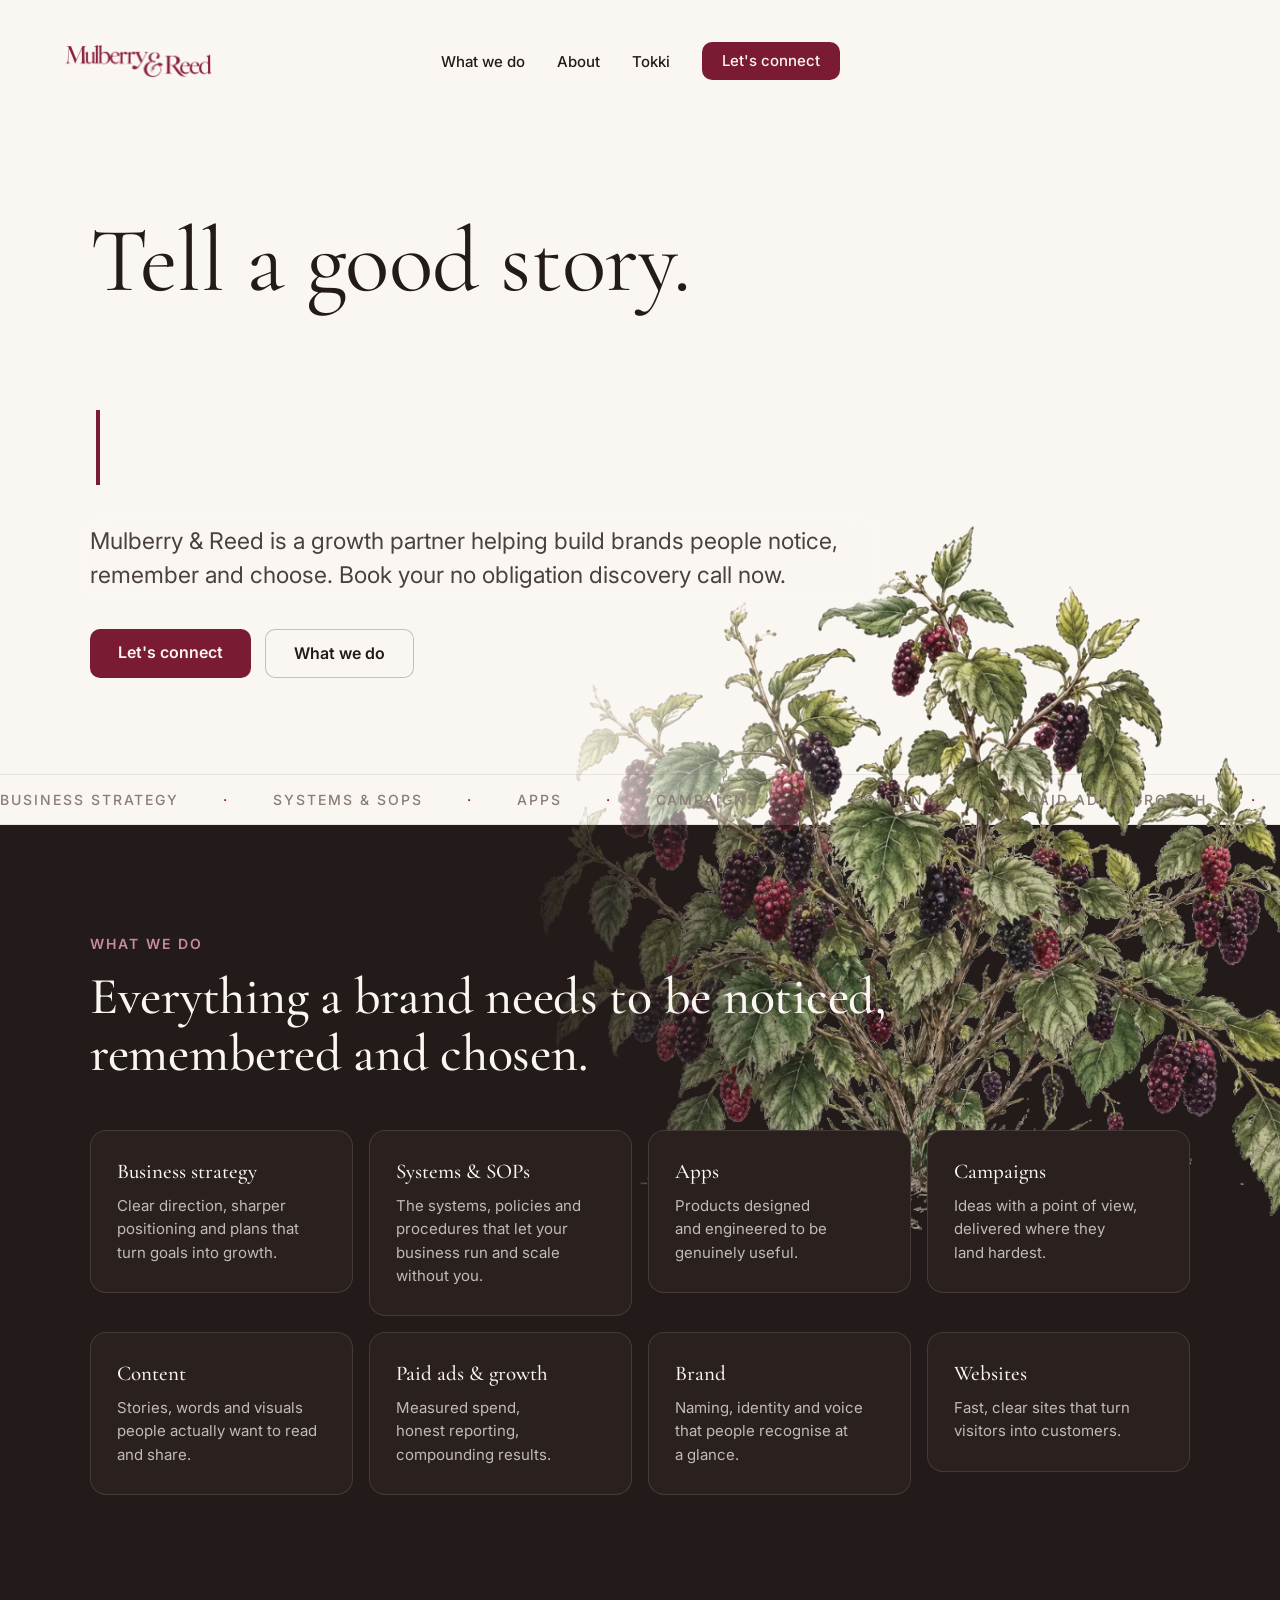
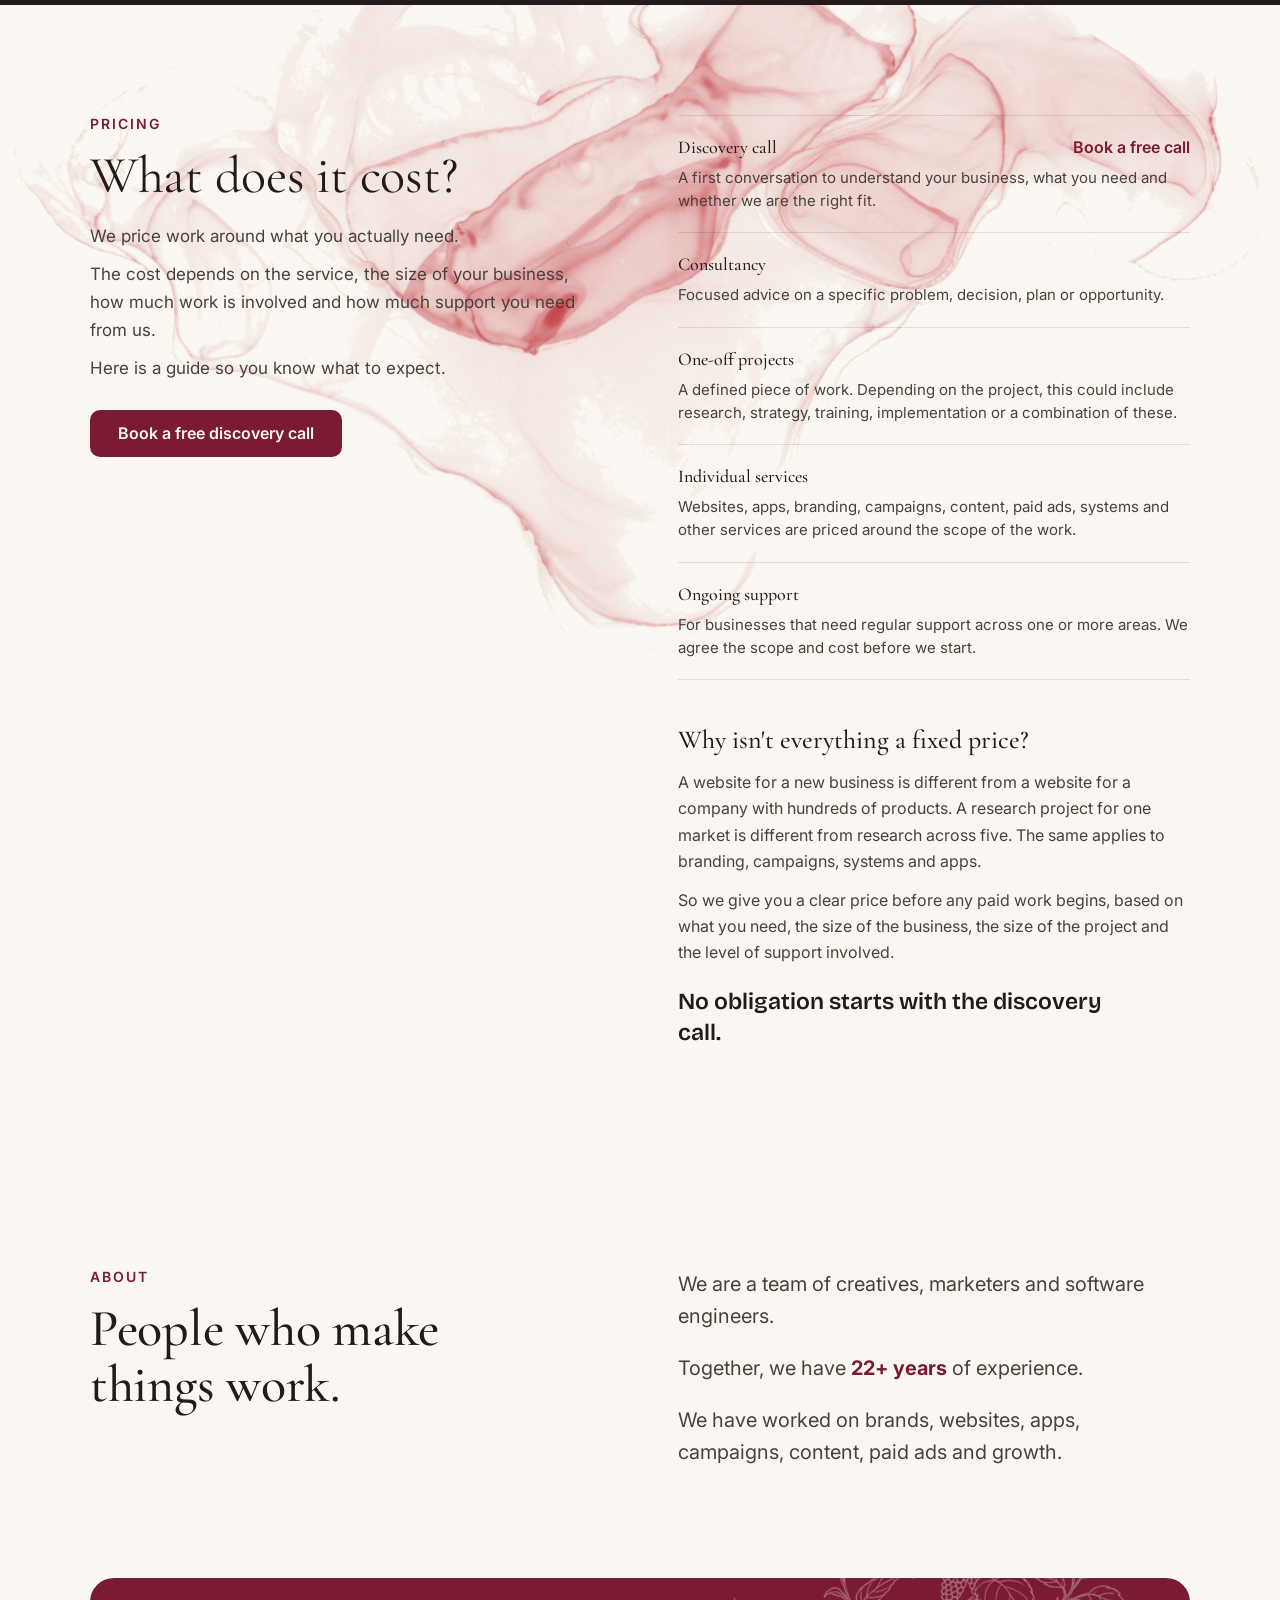
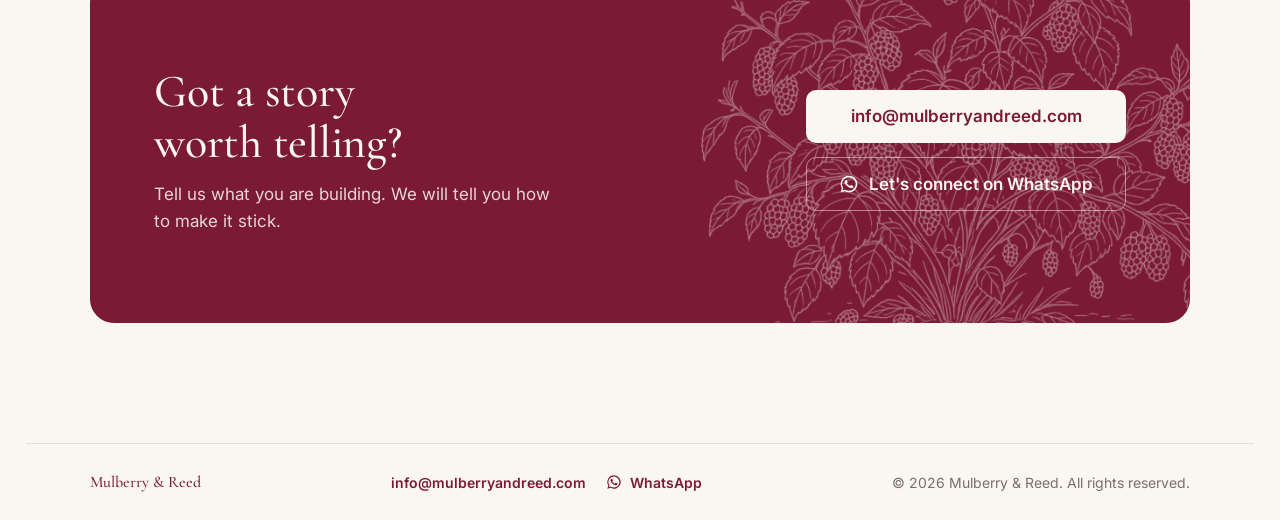
<file: index.html>
<!doctype html>
<html lang="en">
<head>
<meta charset="utf-8"><meta name="viewport" content="width=device-width, initial-scale=1">
<link rel="icon" href="data:image/svg+xml,%3Csvg xmlns=%22http://www.w3.org/2000/svg%22 viewBox=%220 0 100 100%22%3E%3Crect width=%22100%22 height=%22100%22 fill=%22%23FAF7F2%22/%3E%3Ctext x=%2250%22 y=%2262%22 text-anchor=%22middle%22 font-family=%22Georgia,serif%22 font-size=%2234%22 fill=%22%237B1B33%22%3EM%26amp;R%3C/text%3E%3C/svg%3E">
<link rel="preconnect" href="https://fonts.googleapis.com"><link rel="preconnect" href="https://fonts.gstatic.com" crossorigin>
<link rel="stylesheet" href="https://fonts.googleapis.com/css2?family=Cormorant+Garamond:ital,wght@0,400;0,500;1,400&family=Inter:wght@400;500;600&family=Bricolage+Grotesque:wght@600&display=swap">
<title>Mulberry &amp; Reed</title>
<meta name="description" content="Mulberry &amp; Reed is a growth partner helping build brands people notice, remember and choose.">
  <script type="module" crossorigin src="./assets/index-ZfLb4I9n.js"></script>
  <link rel="modulepreload" crossorigin href="./assets/Chrome-De2WkvJo.js">
  <link rel="stylesheet" crossorigin href="./assets/Chrome-DzkN-UC_.css">
  <link rel="stylesheet" crossorigin href="./assets/index-BTuDqPF8.css">
</head>
<body><div id="root"></div></body>
</html>
</file>
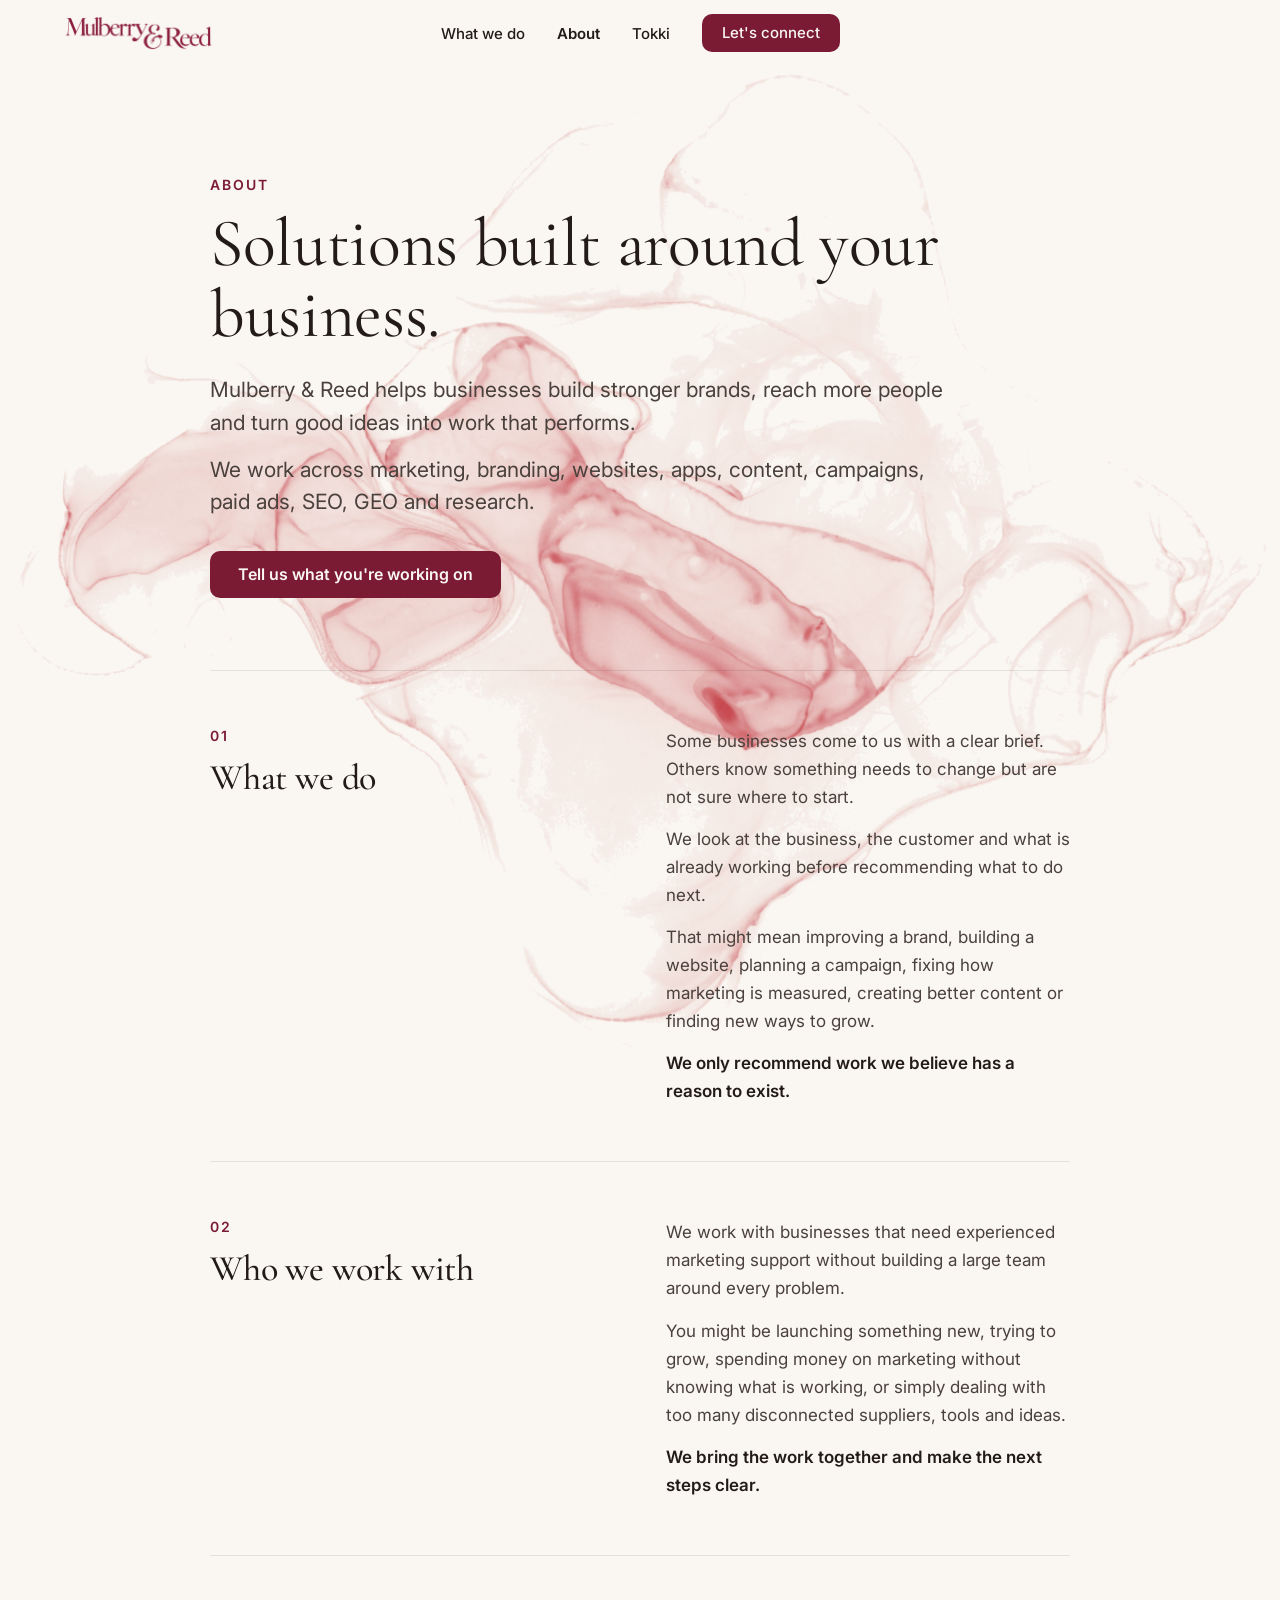
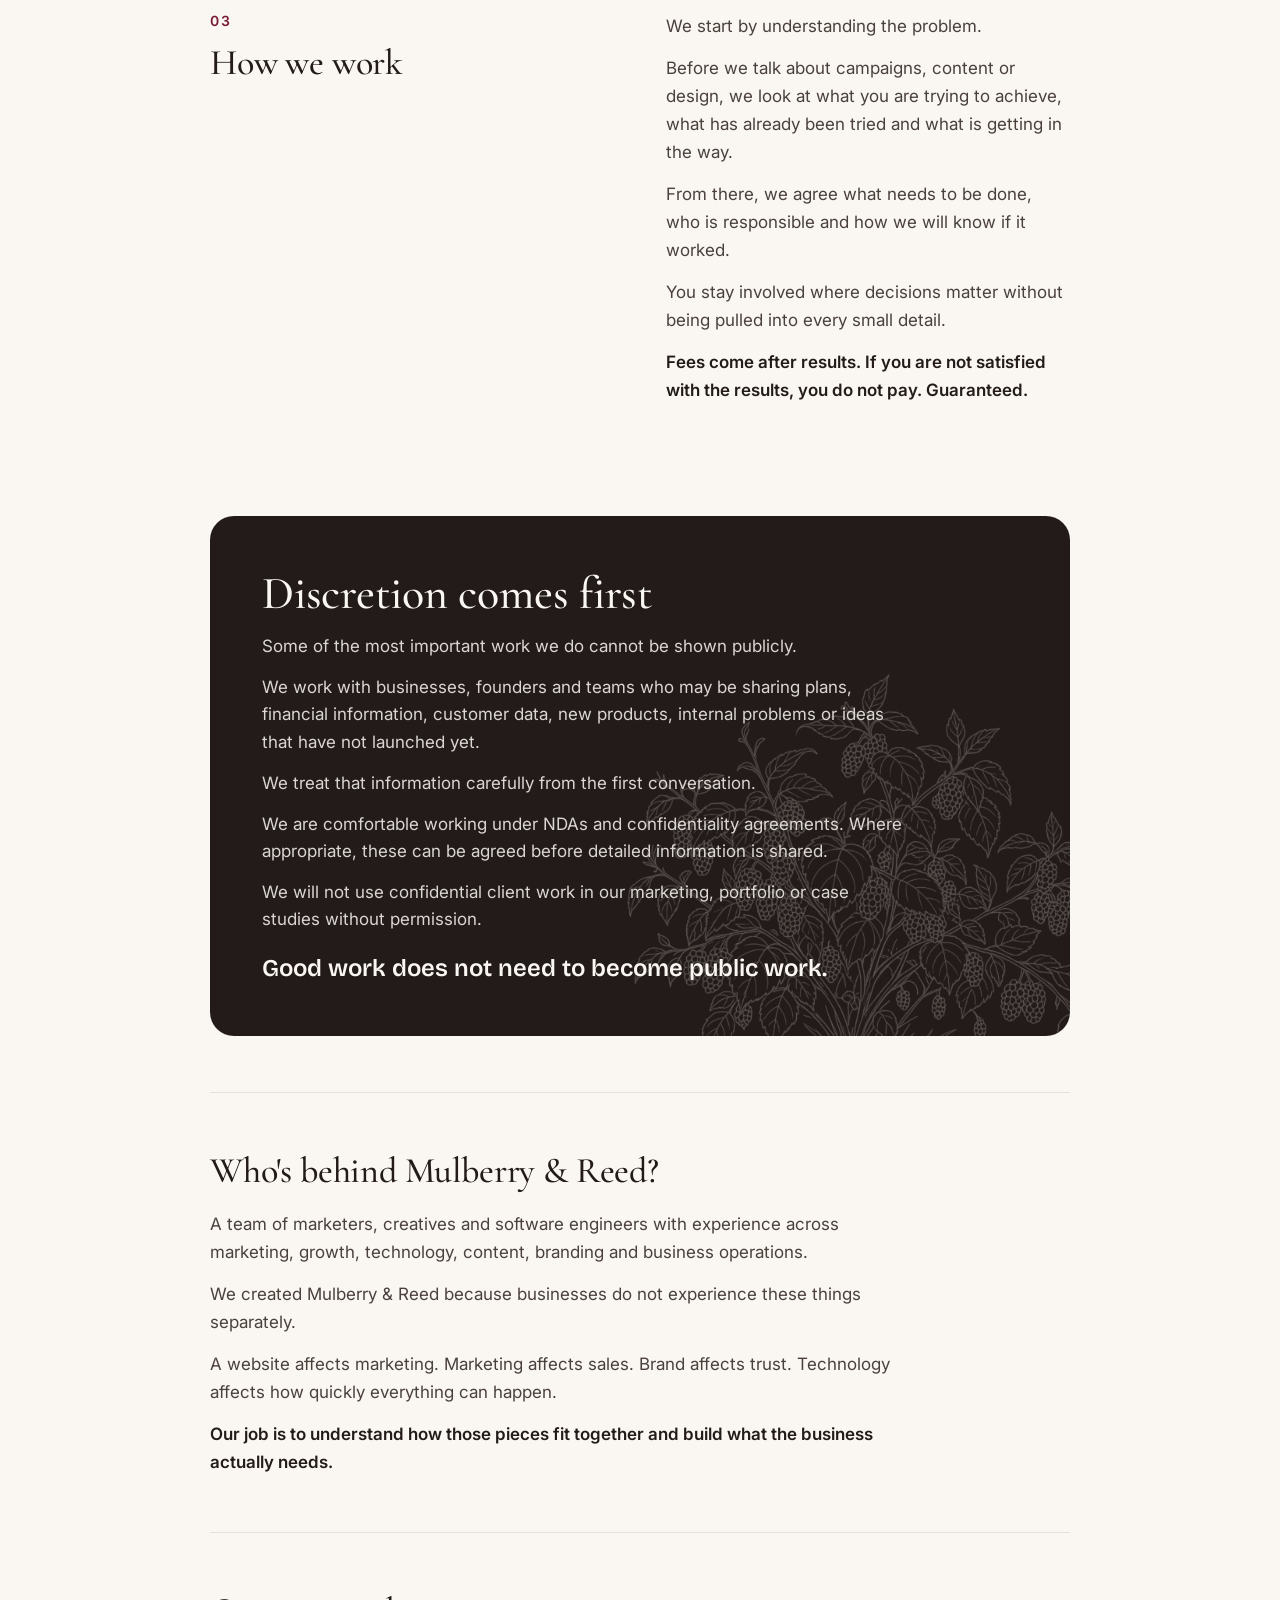
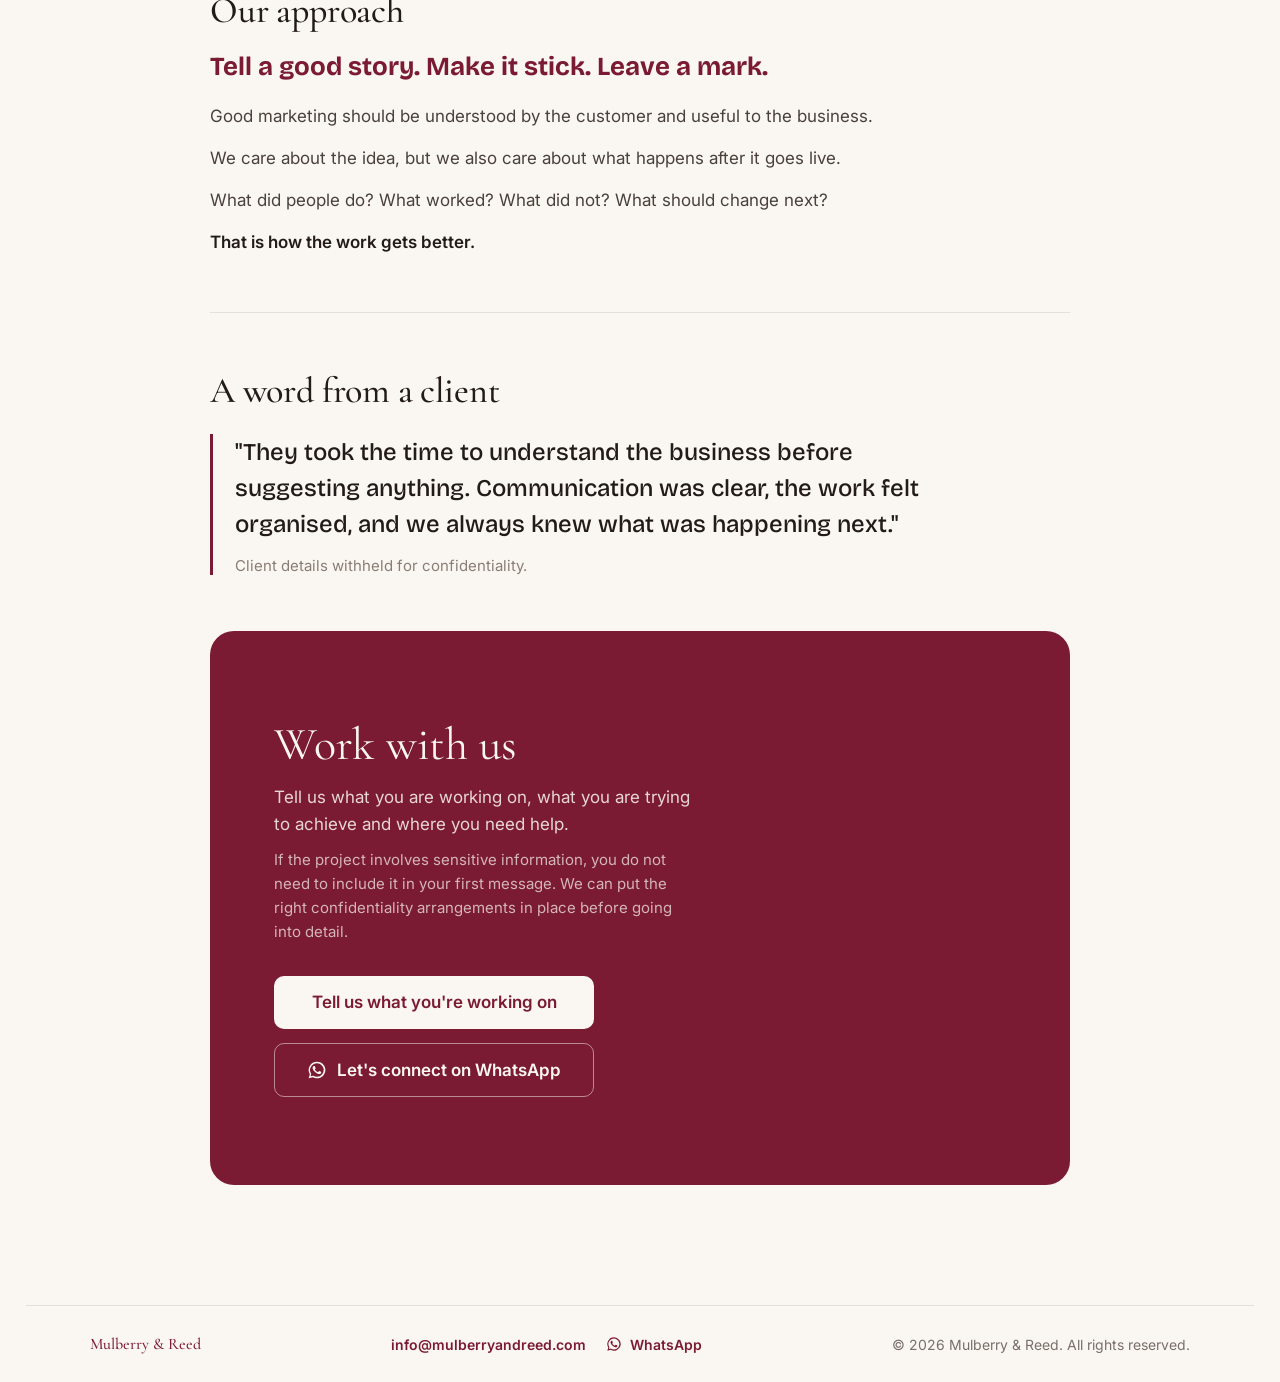
<file: about.html>
<!doctype html>
<html lang="en">
<head>
<meta charset="utf-8"><meta name="viewport" content="width=device-width, initial-scale=1">
<link rel="icon" href="data:image/svg+xml,%3Csvg xmlns=%22http://www.w3.org/2000/svg%22 viewBox=%220 0 100 100%22%3E%3Crect width=%22100%22 height=%22100%22 fill=%22%23FAF7F2%22/%3E%3Ctext x=%2250%22 y=%2262%22 text-anchor=%22middle%22 font-family=%22Georgia,serif%22 font-size=%2234%22 fill=%22%237B1B33%22%3EM%26amp;R%3C/text%3E%3C/svg%3E">
<link rel="preconnect" href="https://fonts.googleapis.com"><link rel="preconnect" href="https://fonts.gstatic.com" crossorigin>
<link rel="stylesheet" href="https://fonts.googleapis.com/css2?family=Cormorant+Garamond:ital,wght@0,400;0,500;1,400&family=Inter:wght@400;500;600&family=Bricolage+Grotesque:wght@600&display=swap">
<title>About — Mulberry &amp; Reed</title>
<meta name="description" content="Solutions built around your business.">
  <script type="module" crossorigin src="./assets/about-804i3txN.js"></script>
  <link rel="modulepreload" crossorigin href="./assets/Chrome-De2WkvJo.js">
  <link rel="stylesheet" crossorigin href="./assets/Chrome-DzkN-UC_.css">
</head>
<body><div id="root"></div></body>
</html>
</file>
<file: assets/Chrome-DzkN-UC_.css>
@font-face{font-family:KOSansAr;src:url(./KOSans-Thin-DN9vY0C1.otf) format("opentype");font-weight:100;font-display:block}@font-face{font-family:KOSansAr;src:url(./KOSans-ExtraLight-Nbz1XB18.otf) format("opentype");font-weight:200;font-display:block}@font-face{font-family:KOSansAr;src:url(./KOSans-Light-nRBXGKPF.otf) format("opentype");font-weight:300;font-display:block}@font-face{font-family:KOSansAr;src:url(./KOSans-Regular-B_kNYyw5.otf) format("opentype");font-weight:400;font-display:block}@font-face{font-family:KOSansAr;src:url(./KOSans-Medium-CU_j7t-_.otf) format("opentype");font-weight:500;font-display:block}@font-face{font-family:KOSansAr;src:url(./KOSans-SemiBold-DvAskdR2.otf) format("opentype");font-weight:600;font-display:block}@font-face{font-family:KOSansAr;src:url(./KOSans-Bold-ByOMtQcp.otf) format("opentype");font-weight:700;font-display:block}@font-face{font-family:"Thmanyah Serif Display";src:url(./thmanyahserifdisplay-Medium-CJTlQzg7.otf) format("opentype");font-weight:500;font-display:swap}:root{--font-arabic-display:"Thmanyah Serif Display","Amiri",serif;--font-arabic-text:"Thmanyah Serif Text","Amiri",serif}:root{--paper:#FAF7F2;--ink:#231B19;--ink-2:#4A403C;--ink-3:#6A5F5A;--ink-4:#7A6F6A;--ink-5:#8A7D76;--berry:#7B1B33;--berry-deep:#5E1226;--berry-press:#571022;--rose:#C98A9B;--espresso:#231B19;--espresso-2:#2A211E;--espresso-3:#332824;--oat-1:#EFE8DD;--oat-hover:#F2ECE1;--oat-card:#F1EBE2;--berry-deep-hover:#3F0B18;--ink-article:#3A312E;--oat-2:#E7DDCE;--oat-ink:#A2937F;--mulberry:#2E0F2D;--ripe-berry:#8B1E3F;--red-berry:#C8223F;--pink-berry:#E07A7A;--white-mulberry:#F4E9D7;--leaf-green:#3E7D32;--fresh-leaf:#8FBF5B;--forest-green:#1F4D2B;--deep-mulberry:#180A1A;--plum:#4B1F4A;--berry-pink:#A6385B;--soft-coral:#F2A7A1;--blush:#F9D7D2;--young-leaf:#CFE3A1;--olive:#6B8F3E;--sage:#A7C193;--earth:#3A322A;--stone:#A89B8C;--sand:#E8DDC9;--light:#FAF8F2;--gradient-mulberry:linear-gradient(135deg,#2E0F2D 0%,#8B1E3F 60%,#C8223F 100%);--gradient-berry:linear-gradient(135deg,#C8223F 0%,#F2A7A1 100%);--gradient-leaf:linear-gradient(135deg,#3E7D32 0%,#CFE3A1 100%);--gradient-natural:linear-gradient(135deg,#F4E9D7 0%,#6B8F3E 100%);--surface-page:var(--paper);--surface-dark:var(--espresso);--surface-dark-card:var(--espresso-2);--surface-dark-card-hover:var(--espresso-3);--surface-accent:var(--berry);--surface-placeholder:var(--oat-1);--text-strong:var(--ink);--text-body:var(--ink-2);--text-muted:var(--ink-3);--text-subtle:var(--ink-4);--text-quiet:var(--ink-5);--text-inverse:var(--paper);--text-inverse-muted:rgba(250,247,242,.72);--text-accent:var(--berry);--text-accent-on-dark:var(--rose);--action-primary:var(--berry);--action-primary-hover:var(--berry-press);--action-fg:var(--paper);--border-hairline:rgba(35,27,25,.08);--border-default:rgba(35,27,25,.12);--border-button:rgba(35,27,25,.25);--border-input:rgba(35,27,25,.14);--border-pill:rgba(35,27,25,.16);--border-callout:rgba(94,18,38,.18);--border-on-dark:rgba(250,247,242,.12);--border-on-accent:rgba(250,247,242,.5);--nav-glass:rgba(250,247,242,.92)}:root{--font-display:"Cormorant Garamond",Garamond,"Times New Roman",serif;--font-sans:"Inter",system-ui,sans-serif;--font-accent:"Bricolage Grotesque","Inter",sans-serif;--text-hero:clamp(40px,7.5vw,92px);--text-h2:clamp(28px,4.5vw,52px);--text-h2-panel:clamp(28px,4vw,46px);--text-h3:clamp(21px,2.6vw,26px);--text-card-title:21px;--text-post-title:22px;--text-lead:clamp(18px,2.2vw,23px);--text-about:clamp(17px,1.9vw,20px);--text-body-l:17px;--text-body:16px;--text-body-s:15px;--text-eyebrow:14px;--text-meta:13px;--leading-hero:1.02;--leading-heading:1.08;--leading-title:1.2;--leading-body:1.65;--leading-card:1.55;--tracking-heading:-.005em;--tracking-eyebrow:.14em;--tracking-meta:.08em}:root{--space-1:4px;--space-2:8px;--space-3:14px;--space-4:16px;--space-5:20px;--space-6:28px;--space-7:36px;--space-8:48px;--section-pad-y:clamp(56px,9vw,110px);--section-pad-x:clamp(20px,5vw,64px);--hero-pad-top:clamp(56px,10vw,120px);--column-gap:clamp(32px,6vw,80px);--grid-gap:16px;--container-max:1100px;--sticky-offset:110px}:root{--radius-pill:10px;--radius-panel:24px;--radius-card:16px;--radius-menu:12px;--radius-soft:8px;--radius-round:50%;--shadow-menu:0 18px 30px -18px rgba(35,27,25,.25);--shadow-halo:0 0 18px 14px rgba(250,247,242,.85);--ease-out:cubic-bezier(.22,1,.36,1);--dur-fast:.2s;--dur-base:.25s;--dur-card:.3s;--dur-zoom:.7s;--dur-hero:.9s}html,body{margin:0;padding:0;background:var(--paper);overflow-x:clip}body{font-family:var(--font-sans);color:var(--ink);-webkit-font-smoothing:antialiased}a{color:var(--berry);text-decoration:none}a:hover{color:var(--berry-press)}::selection{background:var(--berry);color:var(--paper)}@keyframes mrHeroIn{0%{opacity:0;transform:translateY(26px)}to{opacity:1;transform:none}}@keyframes mrRise{0%{opacity:0;transform:translateY(34px)}to{opacity:1;transform:none}}@keyframes mrSwayA{0%,to{transform:rotate(0)}50%{transform:rotate(.5deg)}}@keyframes mrSwayB{0%,to{transform:rotate(0)}50%{transform:rotate(-.65deg) translateY(-2px)}}@keyframes mrStainIn{0%{opacity:0}to{opacity:1}}@keyframes mrFallDrop{to{transform:translateY(88px) scale(.9,.7);opacity:.85}}@keyframes mrCaret{0%,45%{opacity:1}50%,to{opacity:0}}.mr-hero{opacity:0;animation:mrHeroIn .9s cubic-bezier(.22,1,.36,1) forwards}@supports (animation-timeline:view()){.mr-reveal{animation:mrRise both;animation-timeline:view();animation-range:entry 5% entry 45%}}.mr-caret{display:inline-block;width:.045em;height:.82em;background:var(--berry);margin-left:.06em;vertical-align:-.08em;animation:mrCaret .9s steps(1) infinite}.mr-plant{position:absolute;bottom:-500px;right:max(-140px,-8vw);width:min(66vw,940px);aspect-ratio:1100/1005;pointer-events:none;z-index:2;-webkit-mask-image:linear-gradient(to right,rgba(0,0,0,0),#000 38%);mask-image:linear-gradient(to right,#0000,#000 38%)}.mr-plant img{position:absolute;top:0;right:0;bottom:0;left:0;width:100%;height:100%;display:block;-webkit-user-select:none;user-select:none;-webkit-user-drag:none}.mr-lean{position:absolute;top:0;right:0;bottom:0;left:0;transition:transform 1.4s cubic-bezier(.33,1,.68,1)}.mr-sway-a{position:absolute;top:0;right:0;bottom:0;left:0;animation:mrSwayA 9s ease-in-out infinite;transform-origin:50% 96%}.mr-sway-b{position:absolute;top:0;right:0;bottom:0;left:0;animation:mrSwayB 6.5s ease-in-out infinite;transform-origin:52% 100%;clip-path:inset(0 0 44% 0)}#top:hover .mr-lean-a{transform:rotate(.45deg)}#top:hover .mr-lean-b{transform:rotate(-.7deg) translateY(-2px)}.mr-berry{position:absolute;width:44px;height:44px;transform:translate(-50%,-50%);background:none;border:none;padding:0;cursor:pointer;pointer-events:auto;border-radius:50%}.mr-stain{position:absolute;mix-blend-mode:multiply;pointer-events:none;animation:mrStainIn .5s ease-out both}.mr-fall{position:absolute;width:11px;height:13px;border-radius:45% 55% 50% 50%/40% 40% 60% 60%;background:radial-gradient(circle at 35% 30%,#7b1b33,#2e0511 70%);animation:mrFallDrop .5s cubic-bezier(.55,0,.85,.4) forwards;pointer-events:none}@media(min-width:761px)and (max-width:1100px){.mr-plant{right:max(-160px,-16vw);width:62vw;bottom:-490px}}@media(max-width:760px){.mr-plant{bottom:-190px;right:-22vw;width:120vw;-webkit-mask-image:linear-gradient(to bottom,rgba(0,0,0,0),#000 16%);mask-image:linear-gradient(to bottom,#0000,#000 16%)}#top{padding-bottom:min(80vw,320px)!important}#top p.mr-hero{background:#faf7f2eb;border-radius:12px;padding:12px 14px}}@media(prefers-reduced-motion:reduce){.mr-hero{animation:none;opacity:1}.mr-reveal,.mr-sway-a,.mr-sway-b{animation:none}.mr-lean{transition:none}.mr-fall{display:none}}@media(max-width:760px){[style*="position: sticky"]:not(nav){position:static!important}}@media(max-width:760px){#contact>div>div:last-child{width:100%;align-items:stretch!important}#contact>div>div:last-child>a{white-space:normal!important;padding-left:12px!important;padding-right:12px!important}}
</file>
<file: assets/index-BTuDqPF8.css>
html,body{background:#faf7f2}a[href].mr-btn,a[href][style*="999px"],[style*="border-radius: 999px"],a[href],button:not(.mr-berry),[style*=radius-pill]{border-radius:10px!important}html{scroll-behavior:smooth}.tk-ar{--paper:#FAF7F2;--oat-1:#FAF7F2;--espresso:#570228;--ink:#570228;--ink-2:#570228;--ink-4:#570228;--ink-5:#570228;--berry:#570228;--rose:#FFDBD1;--border-default:rgba(87,2,40,.25);--border-button:#570228;--nav-glass:#FAF7F2;--shadow-halo:none;--font-accent:var(--font-arabic-display);--font-display:"KOSansAr",sans-serif!important;--font-sans:"KOSansAr",sans-serif!important}.tk-faq summary{list-style:none;cursor:pointer}.tk-faq summary::-webkit-details-marker{display:none}.tk-faq[open] .tk-plus{transform:rotate(45deg)}.tk-plink{color:var(--ink);text-decoration:underline;text-decoration-color:#57022859;text-underline-offset:6px;text-decoration-thickness:1.5px}.tk-plink:hover{color:var(--berry);text-decoration-color:var(--berry)}.tk-plink .tk-parrow{color:var(--berry);transition:transform .2s}.tk-plink:hover .tk-parrow{transform:translate(-4px)}.tk-hk{position:absolute;top:.04em;font-size:.6em;line-height:1;color:#57022873;clip-path:inset(0 0 50% 0);pointer-events:none}.tk-scrib{stroke-dasharray:1;stroke-dashoffset:1}.tk-scrib.on{animation:tk-draw .9s cubic-bezier(.6,.1,.3,1) .2s forwards}@keyframes tk-draw{to{stroke-dashoffset:0}}@media(prefers-reduced-motion:reduce){.tk-scrib{stroke-dashoffset:0}}.tk-rtl .mr-plant{right:auto;left:-60px;bottom:0;width:min(48vw,660px);transform:scaleX(-1)}@media(min-width:761px)and (max-width:1100px){.tk-rtl .mr-plant{left:max(-140px,-14vw);width:50vw;bottom:0}}@media(max-width:760px){.tk-rtl .mr-plant{position:relative;left:auto;right:auto;bottom:auto;width:calc(100% + 40px);margin:8px -20px 0}.tk-rtl #top{padding-bottom:clamp(48px,8vw,110px)!important}.tk-rtl .tk-stats>div{margin-top:8px!important}.tk-links{display:none!important}}.tk-ar nav a,.tk-ar nav button{white-space:nowrap!important}.tk-ar nav{flex-wrap:wrap!important;row-gap:12px!important}@media(max-width:1100px){.tk-ar nav{gap:12px!important}.tk-ar nav a,.tk-ar nav button{font-size:14px!important;padding-left:12px!important;padding-right:12px!important}}.tk-ar h2{line-height:1.45!important}@media(max-width:760px){section p,section li p,section h2,section summary{position:relative;z-index:4}section p,section li p,section summary{background:#faf7f2eb;border-radius:6px;box-decoration-break:clone;-webkit-box-decoration-break:clone}section h2{background:#faf7f2eb;border-radius:6px;box-decoration-break:clone;-webkit-box-decoration-break:clone;display:inline}}@media(max-width:760px){section#work>div>*:first-child{margin-bottom:18px!important}section#work h2{margin:0 0 56px!important}section#work h2+div{padding-top:24px!important}section#work>div>*:first-child,section#work h2{background:var(--espresso)!important;background-color:#3a1a1f!important;padding:6px 10px!important;box-decoration-break:clone;-webkit-box-decoration-break:clone;display:inline-block!important;max-width:100%}h1,h2,h3,h4{line-height:1.15!important}p,li{line-height:1.6!important}:root{--shadow-halo:none}[style*="rgba(250,247,242"]:not(nav):not(nav *){background:transparent!important;box-shadow:none!important}[style*="position: sticky"]:not(nav){position:static!important}nav{position:sticky!important;top:0!important;z-index:60!important;background:#faf7f2!important}nav [style*="top: 100%"]{position:absolute!important;top:100%!important;left:0!important;right:0!important;background:#faf7f2!important;box-shadow:0 12px 30px #57022824!important;z-index:61!important;opacity:1!important}nav [style*="top: 100%"] a{color:#570228!important;background:transparent!important}nav{flex-wrap:wrap!important;row-gap:12px!important}nav img,footer img{height:64px!important}[style*="minmax(300px"],[style*="minmax(240px"]{grid-template-columns:1fr!important}footer{justify-content:center!important;text-align:center!important;flex-direction:column!important;align-items:center!important}section#contact img[aria-hidden=true]{opacity:.2!important}section#contact>div{justify-content:center!important;text-align:center!important}section#contact>div>div{margin-left:auto!important;margin-right:auto!important;text-align:center!important;align-items:center!important}footer>span{justify-content:center!important}section ol li{gap:12px!important}section :is(h1,h2,h3,h4,p,span,small,strong,em,label){background:transparent!important;background-color:transparent!important}section p,section h1,section h2,section h3,section h4,section span,section#contact div div div,footer p,footer span{background:transparent!important;background-color:transparent!important;box-shadow:none!important;outline:0!important;text-shadow:none!important}section:not(#contact) :is(div,span,p,h1,h2,h3,h4,h5,small,strong,em,label,li){background:transparent!important;background-color:transparent!important;box-shadow:none!important}section p,section p[style],p{background:transparent!important;background-color:transparent!important;background-image:none!important}h1{font-size:clamp(34px,10vw,52px)!important}}@media(max-width:760px){#top p.mr-hero{background:#faf7f2eb!important;background-color:#faf7f2eb!important;border-radius:12px;padding:12px 14px!important}}
</file>
